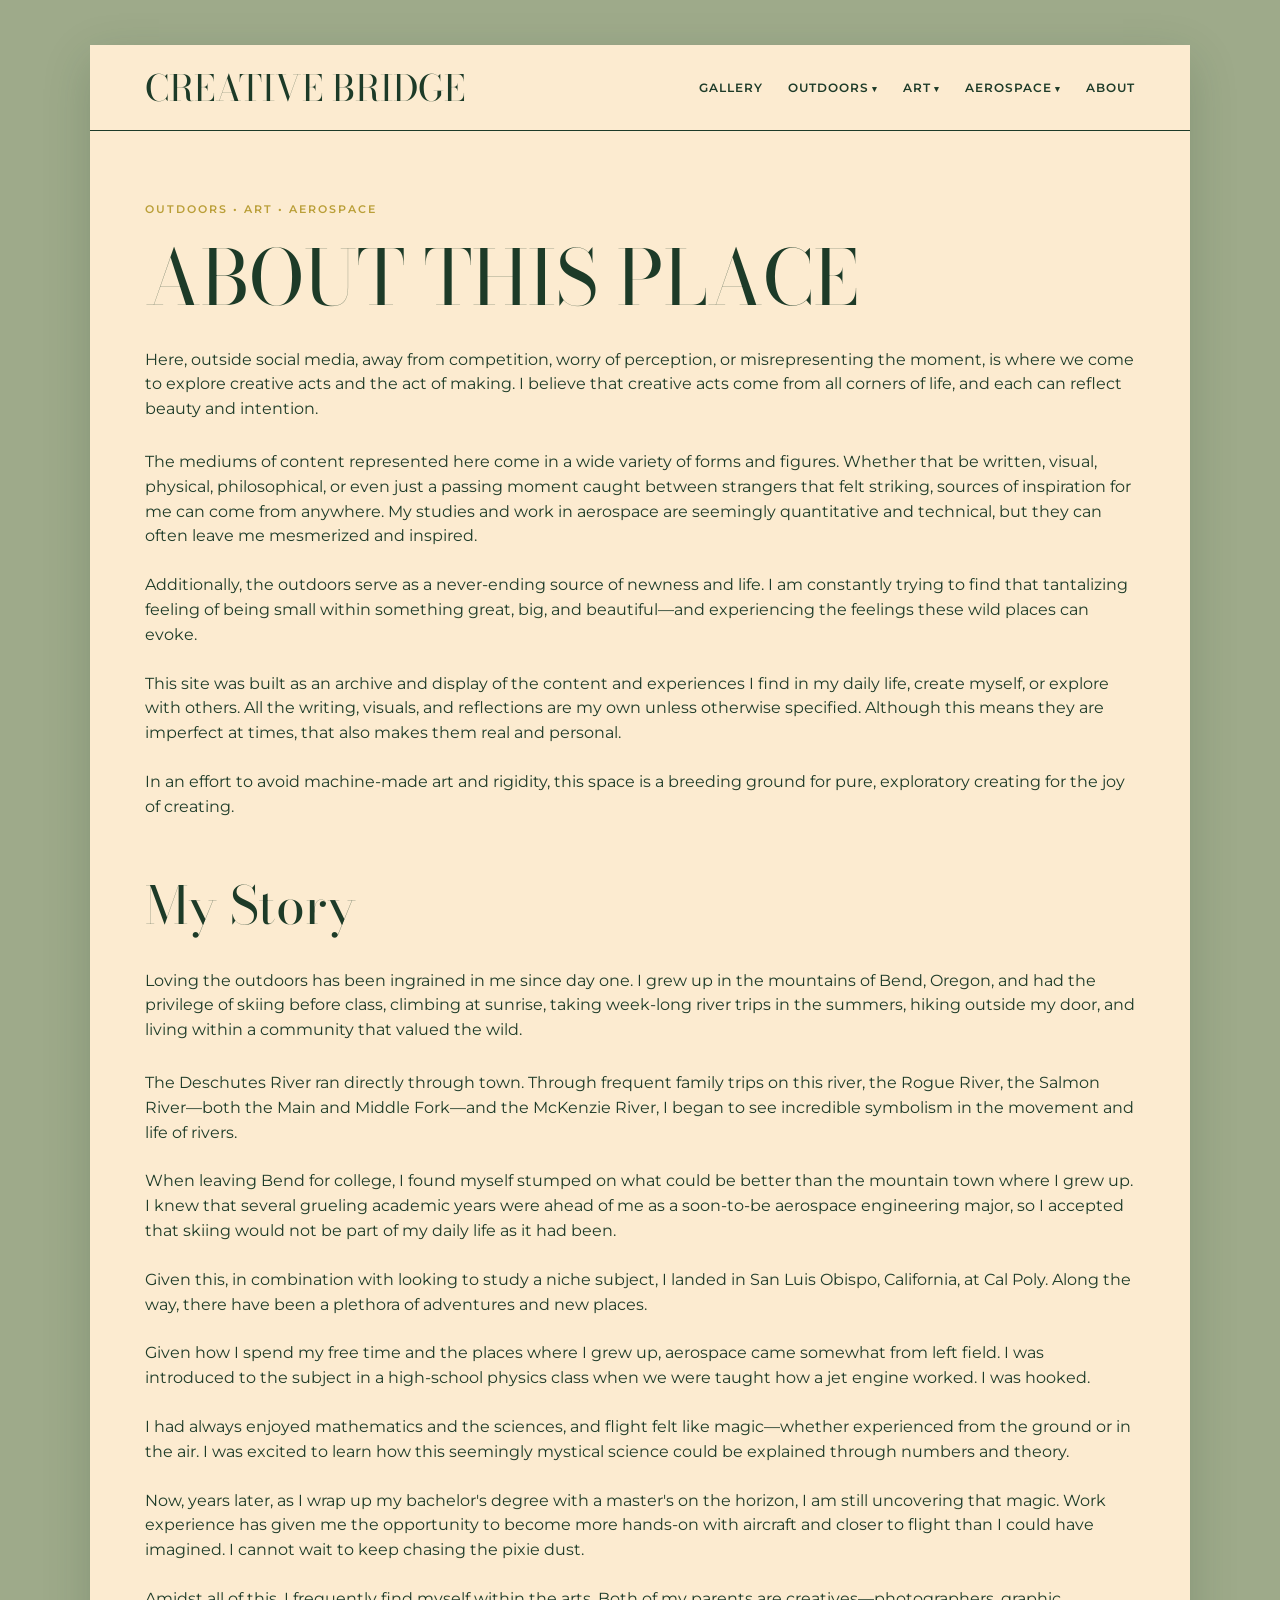
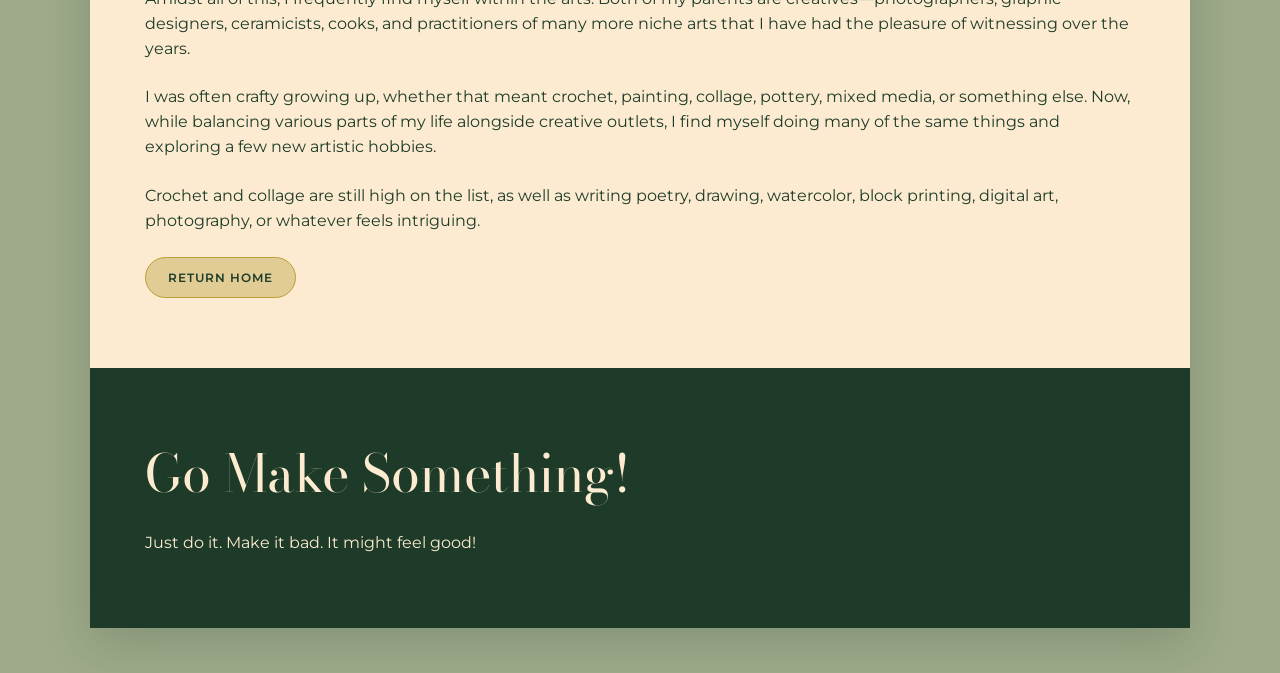
<file: about.html>
<!DOCTYPE html>
<html lang="en">

<head>
    <meta charset="UTF-8">

    <meta
        name="viewport"
        content="width=device-width, initial-scale=1.0"
    >

    <!-- Text shown in the browser tab -->
    <title>About | Creative Bridge</title>

    <!-- about.html is beside style.css -->
    <link rel="stylesheet" href="style.css">
</head>


<body>
    <div class="website">


        <!-- =================================================
             SHARED HEADER

             header.js inserts the complete header and navigation
             inside this empty div.
        ================================================== -->
        <div id="site-header"></div>

        <script src="header.js"></script>


        <!-- =================================================
             ABOUT-PAGE CONTENT
        ================================================== -->
        <main class="page-content">

            <p class="eyebrow">
                OUTDOORS • ART • AEROSPACE
            </p>

            <h1>ABOUT THIS PLACE</h1>


            <!-- Introduction -->
            <p class="large-text">
                Here, outside social media, away from competition,
                worry of perception, or misrepresenting the moment,
                is where we come to explore creative acts and the act
                of making. I believe that creative acts come from all
                corners of life, and each can reflect beauty and
                intention.
            </p>

            <p>
                The mediums of content represented here come in a wide
                variety of forms and figures. Whether that be written,
                visual, physical, philosophical, or even just a passing
                moment caught between strangers that felt striking,
                sources of inspiration for me can come from anywhere.
                My studies and work in aerospace are seemingly
                quantitative and technical, but they can often leave me
                mesmerized and inspired.
            </p>

            <p>
                Additionally, the outdoors serve as a never-ending
                source of newness and life. I am constantly trying to
                find that tantalizing feeling of being small within
                something great, big, and beautiful—and experiencing
                the feelings these wild places can evoke.
            </p>

            <p>
                This site was built as an archive and display of the
                content and experiences I find in my daily life,
                create myself, or explore with others. All the writing,
                visuals, and reflections are my own unless otherwise
                specified. Although this means they are imperfect at
                times, that also makes them real and personal.
            </p>

            <p>
                In an effort to avoid machine-made art and rigidity,
                this space is a breeding ground for pure, exploratory
                creating for the joy of creating.
            </p>


            <!-- My Story -->
            <h2>My Story</h2>

            <p class="large-text">
                Loving the outdoors has been ingrained in me since day
                one. I grew up in the mountains of Bend, Oregon, and
                had the privilege of skiing before class, climbing at
                sunrise, taking week-long river trips in the summers,
                hiking outside my door, and living within a community
                that valued the wild.
            </p>

            <p>
                The Deschutes River ran directly through town. Through
                frequent family trips on this river, the Rogue River,
                the Salmon River—both the Main and Middle Fork—and the
                McKenzie River, I began to see incredible symbolism in
                the movement and life of rivers.
            </p>

            <p>
                When leaving Bend for college, I found myself stumped
                on what could be better than the mountain town where I
                grew up. I knew that several grueling academic years
                were ahead of me as a soon-to-be aerospace engineering
                major, so I accepted that skiing would not be part of
                my daily life as it had been.
            </p>

            <p>
                Given this, in combination with looking to study a
                niche subject, I landed in San Luis Obispo, California,
                at Cal Poly. Along the way, there have been a plethora
                of adventures and new places.
            </p>

            <p>
                Given how I spend my free time and the places where I
                grew up, aerospace came somewhat from left field. I
                was introduced to the subject in a high-school physics
                class when we were taught how a jet engine worked. I
                was hooked.
            </p>

            <p>
                I had always enjoyed mathematics and the sciences, and
                flight felt like magic—whether experienced from the
                ground or in the air. I was excited to learn how this
                seemingly mystical science could be explained through
                numbers and theory.
            </p>

            <p>
                Now, years later, as I wrap up my bachelor's degree
                with a master's on the horizon, I am still uncovering
                that magic. Work experience has given me the
                opportunity to become more hands-on with aircraft and
                closer to flight than I could have imagined. I cannot
                wait to keep chasing the pixie dust.
            </p>

            <p>
                Amidst all of this, I frequently find myself within the
                arts. Both of my parents are creatives—photographers,
                graphic designers, ceramicists, cooks, and practitioners
                of many more niche arts that I have had the pleasure of
                witnessing over the years.
            </p>

            <p>
                I was often crafty growing up, whether that meant
                crochet, painting, collage, pottery, mixed media, or
                something else. Now, while balancing various parts of
                my life alongside creative outlets, I find myself doing
                many of the same things and exploring a few new artistic
                hobbies.
            </p>

            <p>
                Crochet and collage are still high on the list, as well
                as writing poetry, drawing, watercolor, block printing,
                digital art, photography, or whatever feels intriguing.
            </p>


            <!-- Returns to index.html -->
            <a class="button" href="index.html">
                Return Home
            </a>

        </main>


       <!-- The shared footer will be inserted here -->
<div id="site-footer"></div>

<!-- Loads the shared footer -->
<script src="footer.js"></script>

    </div>
</body>

</html>
</file>
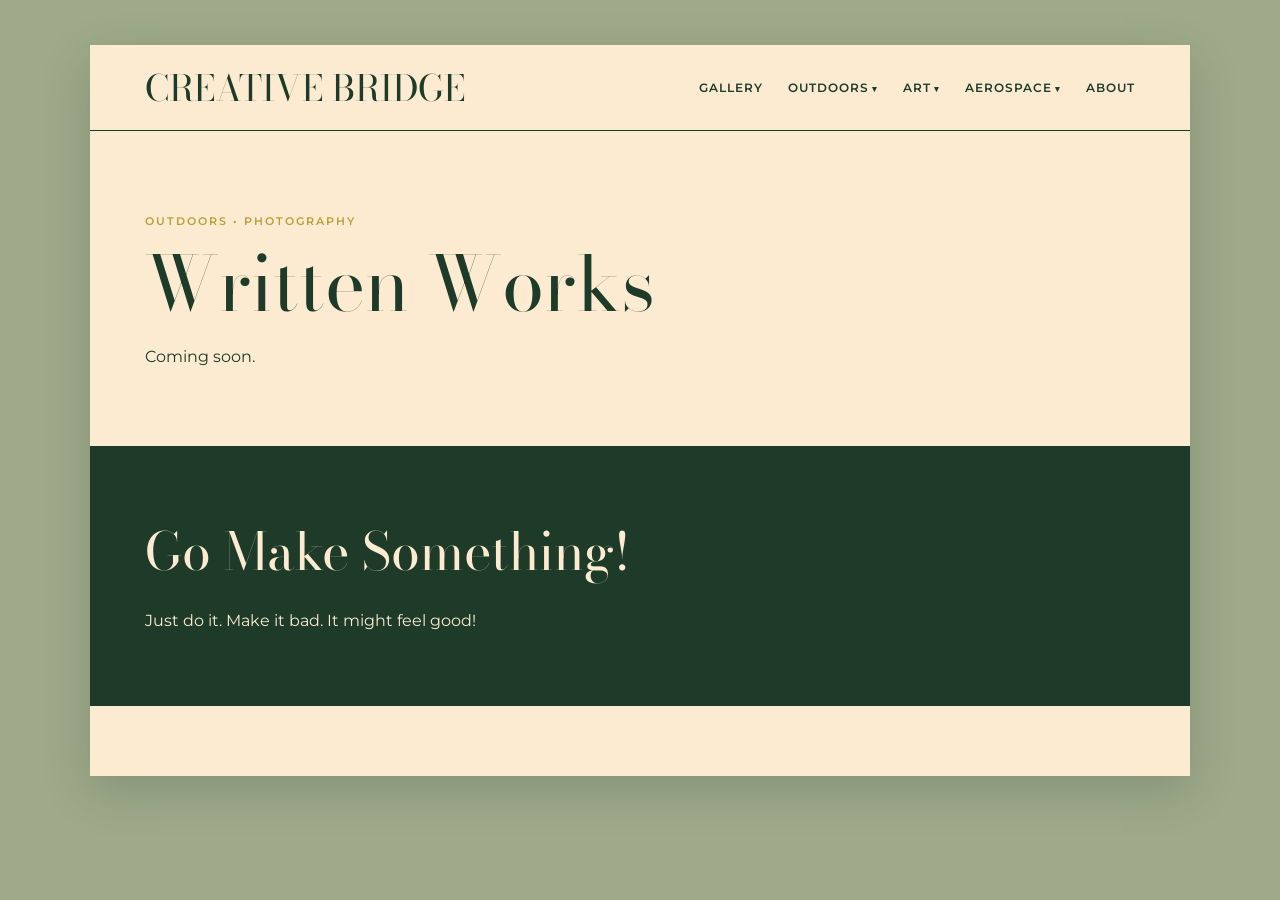
<file: aerospace.html>
<!DOCTYPE html>
<html lang="en">

<head>
    <meta charset="UTF-8">

    <!-- Makes the page resize correctly on phones -->
    <meta name="viewport" content="width=device-width, initial-scale=1.0">

    <!-- Text displayed in the browser tab -->
    <title>Photography Collections | Creative Bridge</title>

    <!--
        This page is inside the outdoors-pages folder.
        ../ goes up to the main Portfolio folder.
    -->
    <link rel="stylesheet" href="../style.css">
</head>


<body>

    <!-- Holds the visible website -->
    <div class="website">


        <!-- ==================================================
             UNIVERSAL HEADER

             header.js will replace this empty div with the
             navigation header used throughout the website.
        =================================================== -->
        <div id="site-header"></div>


        <!-- ==================================================
             MAIN PAGE CONTENT
        =================================================== -->
        <main class="photography-page">


            <!-- Page introduction -->
            <section class="photography-introduction">

                <p class="eyebrow">
                    OUTDOORS • PHOTOGRAPHY
                </p>

                <h1>Written Works</h1>

                <p>
                    Coming soon.
                </p>

            </section>

        <!-- ==================================================
             UNIVERSAL FOOTER

             footer.js will replace this empty div with the
             footer used throughout the website.
        =================================================== -->
        <div id="site-footer"></div>

    </div>


    <!-- ==================================================
         SHARED JAVASCRIPT FILES

         ../ is required because this HTML page is located
         inside the outdoors-pages folder.
    =================================================== -->
    <script src="header.js"></script>
    <script src="footer.js"></script>


    <!-- ==================================================
         PHOTOGRAPHY STRIP BUTTONS

         This makes each left and right arrow scroll only
         the photo strip belonging to that collection.
    =================================================== -->
    <script>
        const collections =
            document.querySelectorAll(".collection-preview");

        collections.forEach((collection) => {

            const photoStrip =
                collection.querySelector(".photo-strip");

            const previousButton =
                collection.querySelector(".previous");

            const nextButton =
                collection.querySelector(".next");


            previousButton.addEventListener("click", () => {

                photoStrip.scrollBy({
                    left: -photoStrip.clientWidth * 0.75,
                    behavior: "smooth"
                });

            });


            nextButton.addEventListener("click", () => {

                photoStrip.scrollBy({
                    left: photoStrip.clientWidth * 0.75,
                    behavior: "smooth"
                });

            });

        });
    </script>

</body>

</html>
</file>
<file: style.css>
@import url("https://fonts.googleapis.com/css2?family=Bodoni+Moda:wght@400;600&family=Montserrat:wght@400;500;600&display=swap");

:root {
    --chartreuse: #BA9F38;
    --pale-lime: #E1CC96;
    --butter: #FCEBD0;
    --sky-blue: #B1BACA;
    --emerald: #1D3B28;
    --sage: #9EAA8A;
}

* {
    box-sizing: border-box;
}

html {
    scroll-behavior: smooth;
}

body {
    margin: 0;
    padding: 45px 20px;

    font-family: "Montserrat", sans-serif;
    color: var(--emerald);
    background-color: var(--sage);
}

.website {
    width: 100%;
    max-width: 1100px;
    margin: auto;
    overflow: hidden;

    background-color: var(--butter);
    box-shadow: 0 15px 45px rgb(29 59 40 / 20%);
}

header {
    display: flex;
    align-items: center;
    justify-content: space-between;
    padding: 15px 55px;
    border-bottom: 1px solid var(--emerald);
}

.name {
    font-family: "Bodoni Moda", serif;
    font-size: 36px;
    color: var(--emerald);
    text-decoration: none;
}

nav {
    display: flex;
    gap: 30px;
}

nav a {
    font-size: 12px;
    font-weight: 600;
    letter-spacing: 1px;
    color: var(--emerald);
    text-decoration: none;
    text-transform: uppercase;
}

nav a:hover {
    color: var(--chartreuse);
}

.image-row {
    display: grid;
    grid-template-columns: 1fr 1.7fr 1fr;
    gap: 20px;
    padding: 15px 55px 35px;
}

.photo-placeholder,
.project-placeholder {
    display: flex;
    align-items: center;
    justify-content: center;
    min-height: 260px;
    padding: 20px;

    font-size: 13px;
    font-weight: 600;
    text-align: center;
    color: var(--emerald);

    background:
        linear-gradient(
            135deg,
            var(--pale-lime),
            var(--sky-blue)
        );

    border-radius: 14px;
}

.photo-placeholder.large {
    min-height: 300px;
    background:
        linear-gradient(
            135deg,
            var(--sky-blue),
            var(--chartreuse)
        );
}

.introduction {
    max-width: 750px;
    padding: 20px 55px 55px;
}

.eyebrow {
    font-size: 11px;
    font-weight: 600;
    letter-spacing: 2px;
    color: var(--chartreuse);
}

h1,
h2,
h3 {
    font-family: "Bodoni Moda", serif;
    font-weight: 400;
}

h1 {
    margin: 8px 0;
    font-size: clamp(48px, 7vw, 76px);
    line-height: 1.1;
}

h2 {
    margin: 10px 0 25px;
    font-size: clamp(35px, 5vw, 52px);
}

h3 {
    margin: 0 0 12px;
    font-size: 27px;
}

p {
    line-height: 1.7;
}

.intro-text {
    max-width: 650px;
    margin-bottom: 30px;
    font-size: 16px;
}

.button {
    display: inline-block;
    padding: 12px 22px;

    font-size: 12px;
    font-weight: 600;
    letter-spacing: 1px;
    color: var(--emerald);
    text-decoration: none;
    text-transform: uppercase;

    background-color: var(--pale-lime);
    border: 1px solid var(--chartreuse);
    border-radius: 30px;
}

.button:hover {
    color: var(--butter);
    background-color: var(--emerald);
}

.banner {
    padding: 12px 20px;
    overflow: hidden;

    font-size: 11px;
    font-weight: 600;
    letter-spacing: 2px;
    text-align: center;

    background-color: var(--chartreuse);
}

.values {
    padding: 65px 55px;
    color: var(--butter);
    background-color: var(--emerald);
}

.values > h2 {
    text-align: center;
}

.card-row {
    display: grid;
    grid-template-columns: repeat(3, 1fr);
    gap: 20px;
}

.card {
    padding: 28px;
    color: var(--emerald);
    background-color: var(--butter);
    border-radius: 14px;
}

.card p {
    margin-bottom: 0;
    font-size: 14px;
}

.projects {
    padding: 70px 55px;
}

.featured-project {
    display: grid;
    grid-template-columns: 1.2fr 1fr;
    overflow: hidden;

    background-color: var(--pale-lime);
    border: 1px solid var(--chartreuse);
}

.project-placeholder {
    min-height: 350px;
    border-radius: 0;
}

.project-description {
    align-self: center;
    padding: 40px;
}

footer {
    padding: 55px;
    color: var(--butter);
    background-color: var(--emerald);
}

footer h2 {
    margin-bottom: 5px;
}

/* Makes the layout work on phones */
@media (max-width: 750px) {
    body {
        padding: 0;
    }

    header {
        flex-direction: column;
        gap: 20px;
        padding: 25px;
    }

    nav {
        flex-wrap: wrap;
        justify-content: center;
        gap: 15px;
    }

    .image-row {
        grid-template-columns: 1fr;
        padding: 15px 25px 35px;
    }

    .photo-placeholder.small {
        display: none;
    }

    .introduction,
    .values,
    .projects,
    footer {
        padding: 45px 25px;
    }

    .card-row,
    .featured-project {
        grid-template-columns: 1fr;
    }
}

/* Adds equal spacing around content on separate pages */
main.page-content {
    padding: 70px 55px;
}
/* Reduces the spacing on phones */
@media (max-width: 750px) {
    main.page-content {
        padding: 45px 25px;
    }
}

/* Photographs in the three-column image row */
.portfolio-photo {
    display: block;
    width: 100%;
    height: 300px;

    object-fit: cover;
    border-radius: 14px;
}

/* =========================================================
   HOMEPAGE BACKGROUND PHOTO

   This only affects pages containing:
   <body class="home-page">
========================================================= */

body.home-page {
    /* Dark green transparent layer placed over the photograph */
    background-image:
        linear-gradient(
            rgba(29, 59, 40, 0.30),
            rgba(29, 59, 40, 0.30)
        ),
        url("images/general-outdoor/fair-tree.jpeg");

    /* Makes the photograph fill the browser window */
    background-size: cover;

    /* Keeps the center of the photograph visible */
    background-position: center;

    /* Prevents the photograph from repeating */
    background-repeat: no-repeat;

    /* Keeps the photograph still while the website scrolls */
    background-attachment: fixed;
}


/* Fixed backgrounds can behave strangely on phones,
   so the photograph scrolls normally on small screens. */
@media (max-width: 750px) {
    body.home-page {
        background-attachment: scroll;
    }
}

/* Consistent vertical spacing on separate pages */
.page-content .eyebrow {
    margin: 0 0 18px;
}

.page-content h1 {
    margin: 0 0 28px;
}

.page-content p {
    margin: 0 0 24px;
    line-height: 1.55;
}

.page-content .large-text {
    margin-bottom: 28px;
}

.page-content h2 {
    margin: 45px 0 24px;
}


/* =========================================================
   DESKTOP NAVIGATION AND DROPDOWNS
   Keep this outside every @media section.
========================================================= */

header {
    position: relative;
    z-index: 100;

    display: flex;
    align-items: center;
    gap: 40px;
}

.name {
    flex-shrink: 0;
}

.main-nav {
    display: flex;
    align-items: center;
    justify-content: flex-end;
    flex-wrap: nowrap;
    gap: 25px;
    margin-left: auto;
}

.main-nav > a,
.nav-dropdown > summary {
    font-size: 12px;
    font-weight: 600;
    letter-spacing: 1px;
    line-height: 1;

    color: var(--emerald);
    text-decoration: none;
    text-transform: uppercase;
    white-space: nowrap;
}


/* Position each dropdown relative to its heading */
.nav-dropdown {
    position: relative;
}


/* Remove the browser's default triangle */
.nav-dropdown > summary {
    display: block;
    list-style: none;
    cursor: pointer;
}

.nav-dropdown > summary::marker {
    content: "";
}

.nav-dropdown > summary::-webkit-details-marker {
    display: none;
}


/* Add a controlled arrow after the heading */
.nav-dropdown > summary::after {
    content: " ▾";
    font-size: 9px;
}

.nav-dropdown[open] > summary::after {
    content: " ▴";
}


/* Dropdown box */
.dropdown-menu {
    position: absolute;
    top: calc(100% + 15px);
    left: 0;
    z-index: 1000;

    display: flex;
    flex-direction: column;
    align-items: stretch;
    gap: 0;

    width: max-content;
    min-width: 190px;
    padding: 8px;

    background-color: var(--butter);
    border: 1px solid var(--emerald);
    box-shadow: 0 10px 25px rgb(29 59 40 / 18%);
}


/* Dropdown links appear one per row */
.dropdown-menu a {
    display: block;
    padding: 10px 12px;

    font-size: 11px;
    line-height: 1.3;
    white-space: nowrap;

    color: var(--emerald);
    text-decoration: none;
}


/* Hover appearance */
.dropdown-menu a:hover {
    color: var(--butter);
    background-color: var(--emerald);
}


/* =========================================================
   MOBILE DROPDOWNS
========================================================= */

@media (max-width: 750px) {
    header {
        flex-direction: column;
        gap: 20px;
    }

    .main-nav {
        justify-content: center;
        flex-wrap: wrap;
        gap: 18px;
        margin-left: 0;
    }

    .dropdown-menu {
        position: static;
        margin-top: 10px;
        box-shadow: none;
    }
}


/* =========================================================
   GALLERY PAGE
========================================================= */

.gallery-page {
    padding: 60px 55px;
}

.gallery-introduction {
    max-width: 750px;
    margin-bottom: 45px;
}


/* Mosaic grid */
.media-grid {
    display: grid;
    grid-template-columns: repeat(3, minmax(0, 1fr));
    grid-auto-rows: 280px;
    grid-auto-flow: dense;
    gap: 18px;
}


/* Every gallery item */
.media-card {
    position: relative;
    display: block;
    overflow: hidden;
    min-width: 0;
    padding: 28px;

    color: var(--emerald);
    text-decoration: none;

    background-color: var(--pale-lime);
    border-radius: 14px;
}


/* Card-size variations */
.media-card.wide {
    grid-column: span 2;
}

.media-card.tall {
    grid-row: span 2;
}


/* Photograph cards */
.photo-card {
    padding: 0;
}

.photo-card img {
    display: block;
    width: 100%;
    height: 100%;

    object-fit: cover;
}


/* Dark fade over the bottom of photographs */
.photo-card::after {
    content: "";

    position: absolute;
    inset: 0;

    background:
        linear-gradient(
            transparent 40%,
            rgb(29 59 40 / 75%)
        );
}


/* Photograph title */
.photo-caption {
    position: absolute;
    right: 24px;
    bottom: 22px;
    left: 24px;
    z-index: 1;

    color: var(--butter);
}

.photo-caption span


/* =========================================================
   FINER GALLERY GRID AND RESPONSIVE CARD TEXT
========================================================= */

/* Four-column grid instead of three */
.media-grid {
    grid-template-columns: repeat(4, minmax(0, 1fr));
    grid-auto-rows: 220px;
    gap: 14px;
}


/* Slightly less padding inside text cards */
.media-grid .media-card {
    min-width: 0;
    min-height: 0;
    padding: 22px;
}


/* Photo cards do not need inside padding */
.media-grid .photo-card {
    padding: 0;
}


/* Wide cards occupy two of the four columns */
.media-grid .media-card.wide {
    grid-column: span 2;
}


/* Tall cards occupy two rows */
.media-grid .media-card.tall {
    grid-row: span 2;
}


/* Make text cards use their available height efficiently */
.media-grid .writing-card,
.media-grid .project-card,
.media-grid .art-card {
    display: flex;
    flex-direction: column;
}


/* Overrides the large general h2 styling */
.media-grid .media-card h2 {
    margin: 10px 0 14px;

    font-size: clamp(22px, 2vw, 30px);
    line-height: 1.05;

    overflow-wrap: anywhere;
}


/* Wide cards can support a slightly larger heading */
.media-grid .media-card.wide h2 {
    font-size: clamp(26px, 2.5vw, 38px);
}


/* Photo titles */
.media-grid .photo-caption h2 {
    margin: 6px 0 0;

    font-size: clamp(24px, 2.3vw, 34px);
    line-height: 1.05;
}


/* Smaller card labels */
.media-grid .card-category,
.media-grid .photo-caption span {
    font-size: 10px;
    line-height: 1.3;
}


/* Keep excerpts from overflowing small cards */
.media-grid .card-excerpt {
    display: -webkit-box;
    margin: 0 0 15px;

    overflow: hidden;
    font-size: 13px;
    line-height: 1.45;

    -webkit-box-orient: vertical;
    -webkit-line-clamp: 2;
}


/* Push the link toward the bottom of text cards */
.media-grid .read-link {
    margin-top: auto;
    font-size: 10px;
}


/* =========================================================
   OUTDOOR PHOTOGRAPHY COLLECTIONS
========================================================= */

.photography-page {
    padding: 70px 0;
}

.photography-introduction {
    max-width: 800px;
    padding: 0 55px 60px;
}

.photography-introduction h1 {
    margin: 8px 0 18px;
}


/* Individual collection preview */
.collection-preview {
    padding: 60px 55px;
    border-top: 1px solid var(--emerald);
}

.collection-heading {
    display: flex;
    align-items: flex-end;
    justify-content: space-between;
    gap: 40px;

    margin-bottom: 30px;
}

.collection-heading > div:first-child {
    max-width: 700px;
}

.collection-heading h2 {
    margin: 8px  0 15px;
}

.collection-description {
    max-width: 650px;
    margin: 0;
}


/* Previous and next buttons */
.carousel-controls {
    display: flex;
    gap: 10px;
    flex-shrink: 0;
}

.scroll-button {
    width: 44px;
    height: 44px;

    font-size: 20px;
    color: var(--emerald);

    background-color: transparent;
    border: 1px solid var(--emerald);
    border-radius: 50%;

    cursor: pointer;
}

.scroll-button:hover {
    color: var(--butter);
    background-color: var(--emerald);
}


/* Horizontal photograph strip */
.photo-strip {
    display: grid;
    grid-auto-flow: column;

    /* Each photograph occupies about 40% of the strip */
    grid-auto-columns: minmax(280px, 40%);

    gap: 16px;
    padding-bottom: 15px;

    overflow-x: auto;
    overscroll-behavior-inline: contain;

    scroll-behavior: smooth;
    scroll-snap-type: inline mandatory;

    scrollbar-color:
        var(--chartreuse)
        var(--butter);
}

.photo-strip a {
    display: block;
    overflow: hidden;
    aspect-ratio: 4 / 3;

    scroll-snap-align: start;
    border-radius: 12px;
}

.photo-strip img {
    display: block;
    width: 100%;
    height: 100%;

    object-fit: cover;
    transition: transform 0.3s ease;
}

.photo-strip a:hover img {
    transform: scale(1.03);
}


/* Space above the collection button */
.collection-button {
    margin-top: 25px;
}


/* =========================================================
   PHOTOGRAPHY PAGE ON PHONES
========================================================= */

@media (max-width: 750px) {
    .photography-page {
        padding-top: 45px;
    }

    .photography-introduction {
        padding: 0 25px 45px;
    }

    .collection-preview {
        padding: 45px 25px;
    }

    .collection-heading {
        align-items: flex-start;
        flex-direction: column;
        gap: 20px;
    }

    .photo-strip {
        /* Most of one photograph appears at a time */
        grid-auto-columns: 85%;
    }
}
</file>
